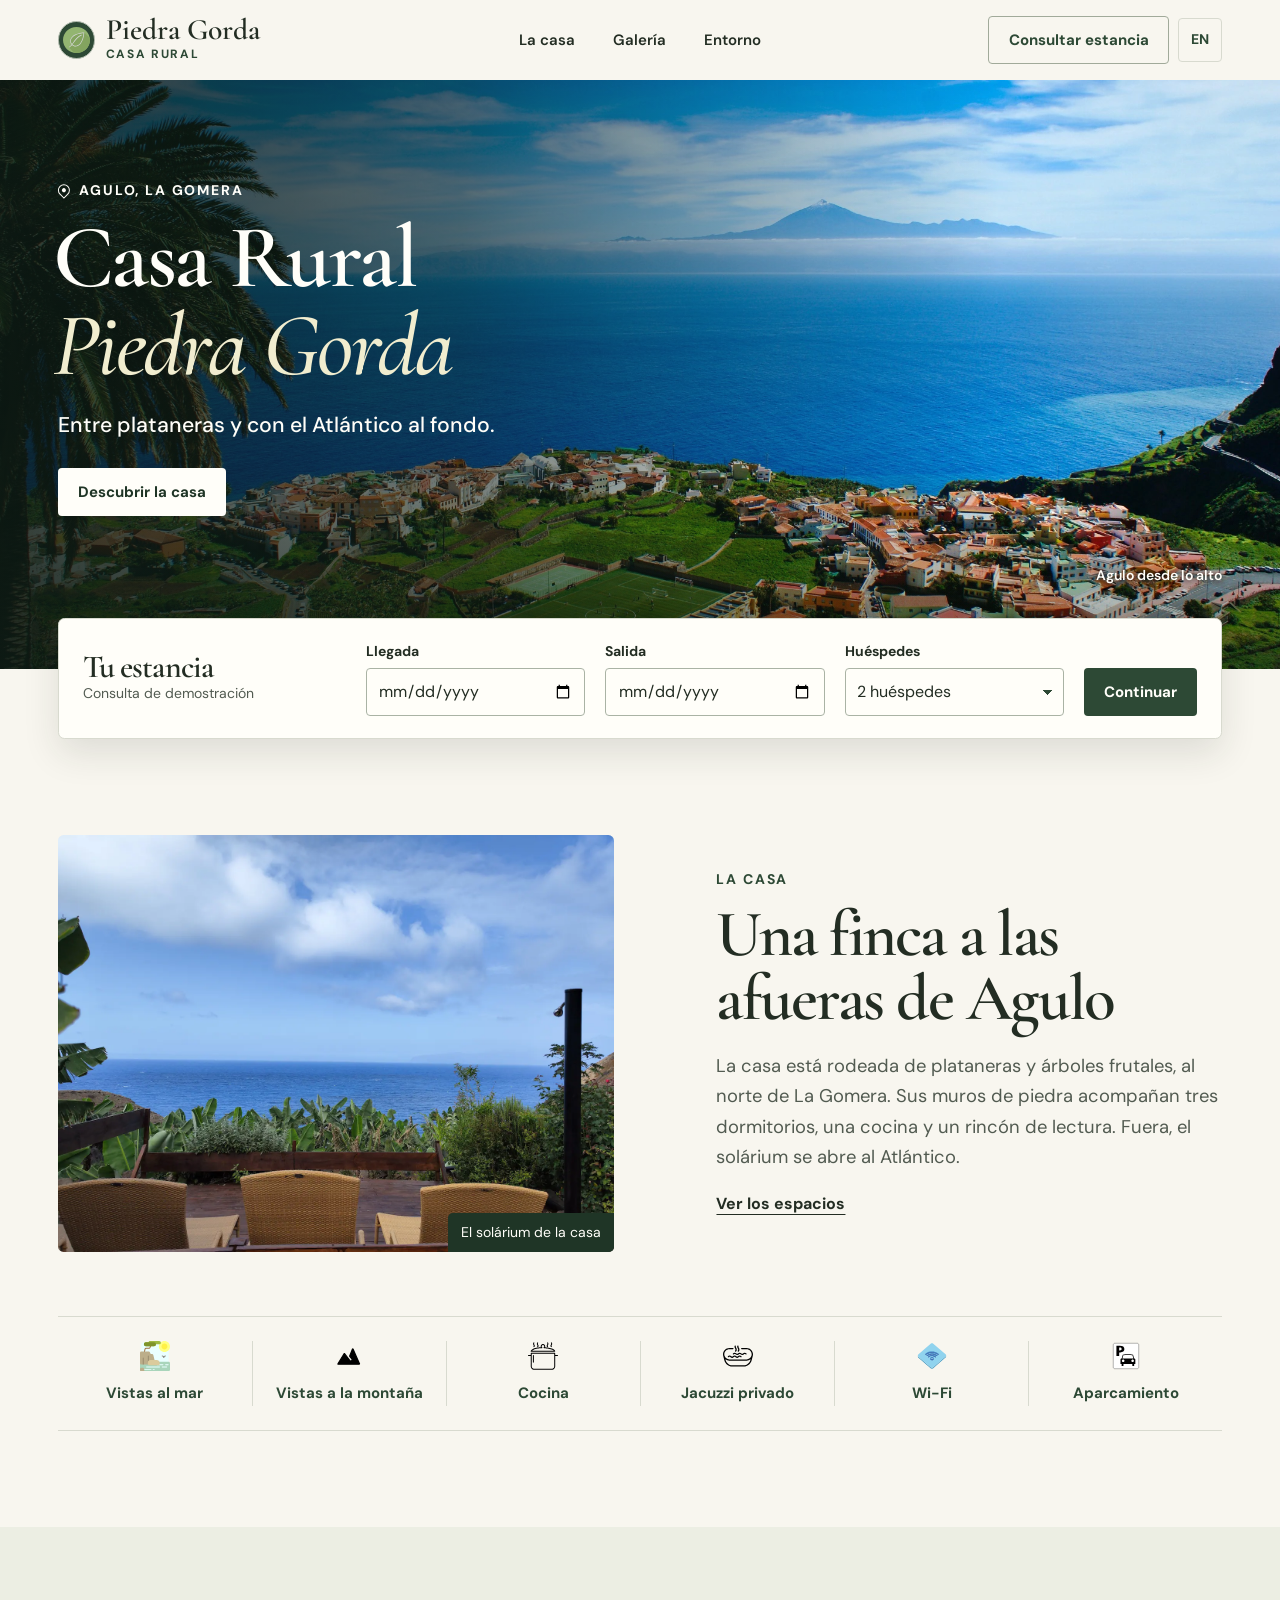
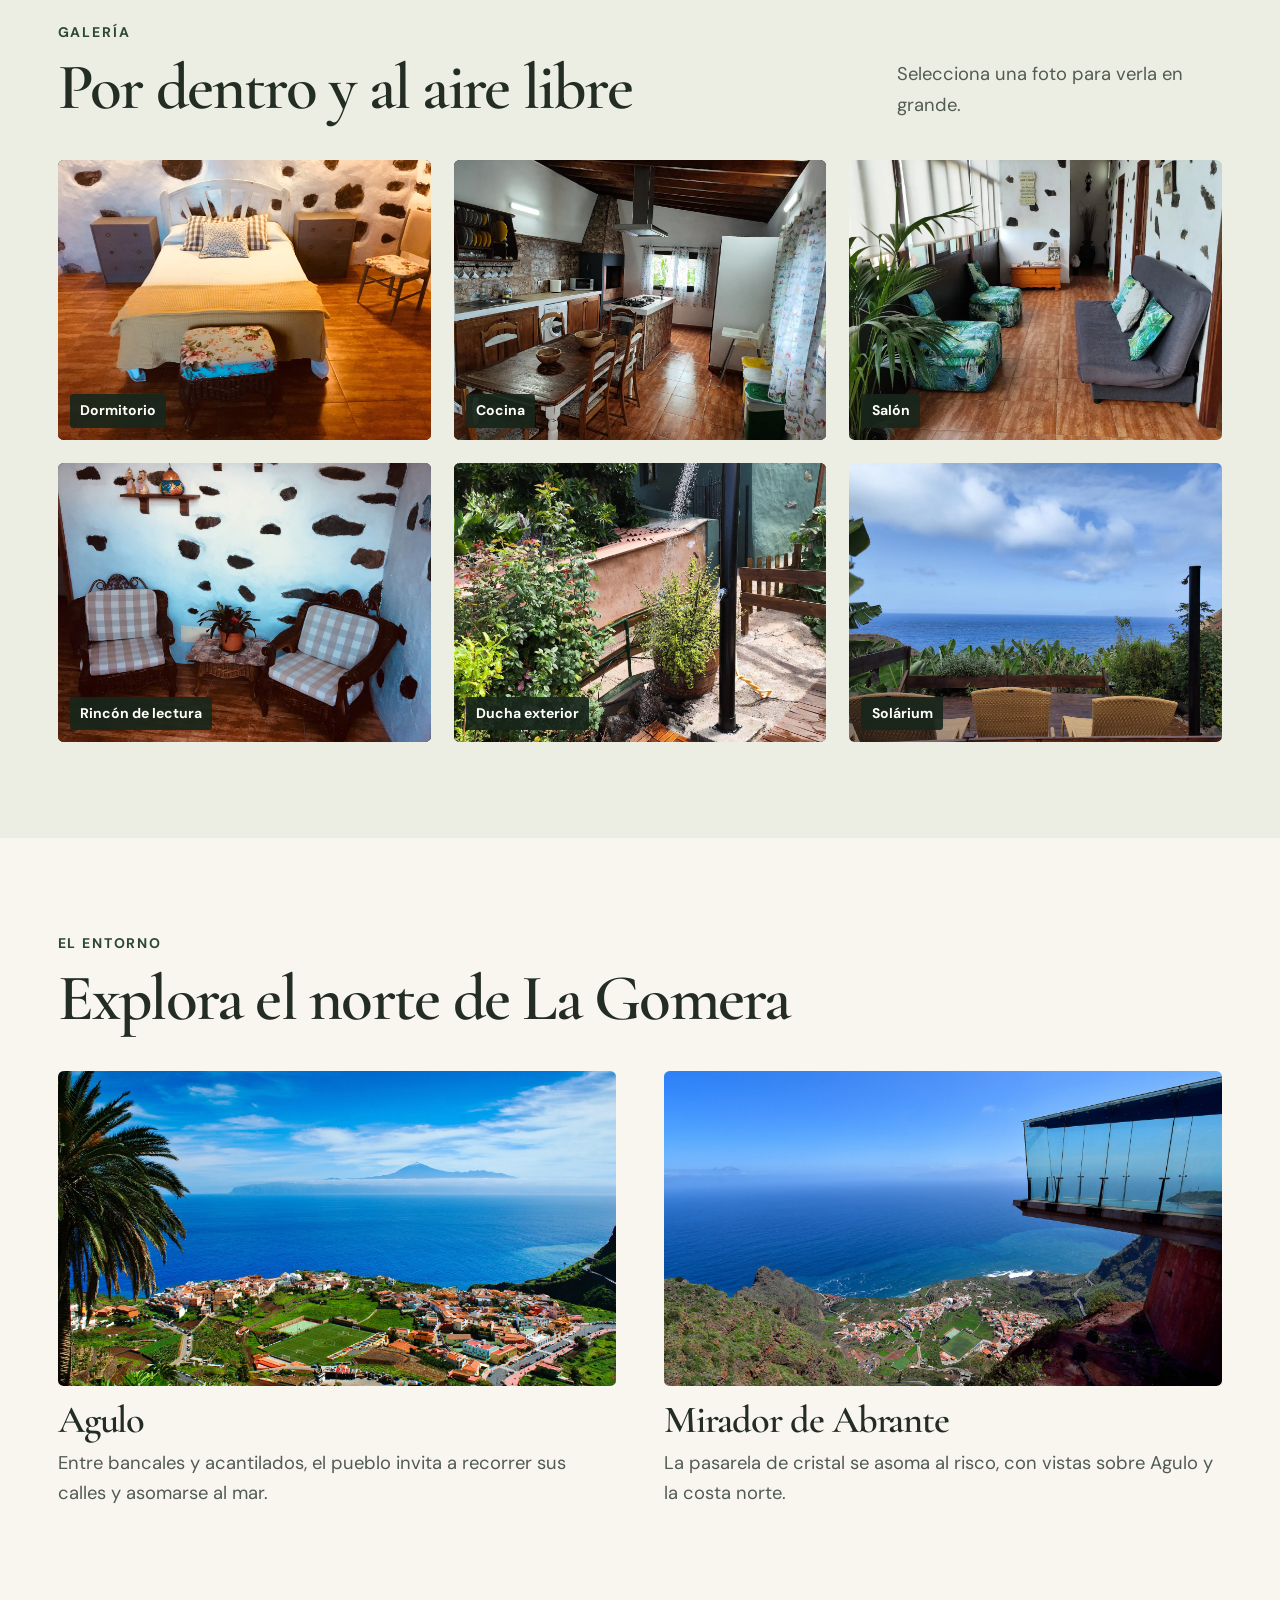
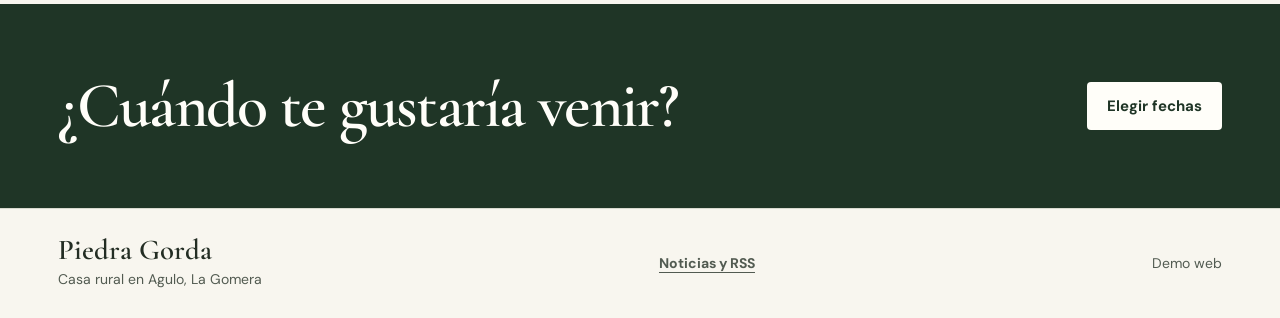
<file: index.html>
<!doctype html>
<html lang="es">
<head>
  <meta charset="utf-8">
  <meta name="viewport" content="width=device-width, initial-scale=1">
  <meta name="description" content="Descubre Casa Rural Piedra Gorda en Agulo, La Gomera. Una casa entre plataneras, con solárium y vistas al Atlántico.">
  <meta name="theme-color" content="#f8f6ef">
  <title>Casa Rural Piedra Gorda · Agulo, La Gomera</title>
  <link rel="icon" href="imagenes/leaf-svgrepo-com.svg" type="image/svg+xml">
  <link rel="stylesheet" href="css/estilos.css">
  <link rel="alternate" type="application/rss+xml" title="Noticias de la demo" href="rss/noticias.xml">
  <script defer src="js/demo.js"></script>
</head>
<body>
  <a class="skip-link" href="#contenido">Saltar al contenido</a>
  <header class="site-header">
    <div class="wrap header-inner">
      <a class="brand" href="index.html" aria-label="Piedra Gorda, inicio">
        <span class="brand-mark" aria-hidden="true"><img src="imagenes/leaf-svgrepo-com.svg" alt="" width="22" height="22"></span>
        <span>Piedra Gorda<small>Casa rural</small></span>
      </a>
      <nav class="main-nav" aria-label="Principal">
        <a href="#la-casa">La casa</a>
        <a href="#galeria">Galería</a>
        <a href="#entorno">Entorno</a>
      </nav>
      <div class="header-actions">
        <a class="button button-outline header-action" href="#estancia">Consultar estancia</a>
        <a class="language-switch" href="en/index.html" hreflang="en" aria-label="Ver en inglés">EN</a>
      </div>
    </div>
  </header>

  <main id="contenido">
    <section class="hero" aria-labelledby="titulo">
      <img class="hero-image" src="imagenes/agulo%20la%20fomera.webp" alt="" width="2124" height="1414" fetchpriority="high">
      <div class="wrap hero-inner">
        <p class="eyebrow hero-location"><span class="location-pin" aria-hidden="true"></span> Agulo, La Gomera</p>
        <h1 id="titulo">Casa Rural<br><em>Piedra Gorda</em></h1>
        <p class="hero-description">Entre plataneras y con el Atlántico al fondo.</p>
        <a class="button button-light" href="#la-casa">Descubrir la casa</a>
      </div>
      <p class="hero-caption">Agulo desde lo alto</p>
    </section>

    <section id="estancia" class="wrap booking-wrap" aria-labelledby="estancia-titulo">
      <form class="booking-bar" action="paginas/reservas.html" method="get" data-stay-form>
        <div class="booking-heading">
          <h2 id="estancia-titulo">Tu estancia</h2>
          <p>Consulta de demostración</p>
        </div>
        <div class="field">
          <label for="llegada">Llegada</label>
          <input id="llegada" name="llegada" type="date" required>
        </div>
        <div class="field">
          <label for="salida">Salida</label>
          <input id="salida" name="salida" type="date" required>
        </div>
        <div class="field">
          <label for="personas">Huéspedes</label>
          <select id="personas" name="personas" required>
            <option value="1">1 huésped</option>
            <option value="2" selected>2 huéspedes</option>
            <option value="3">3 huéspedes</option>
            <option value="4">4 huéspedes</option>
            <option value="5">5 huéspedes</option>
            <option value="6">6 huéspedes</option>
            <option value="7">7 huéspedes</option>
          </select>
        </div>
        <button class="button button-primary" type="submit">Continuar</button>
      </form>
    </section>

    <section class="wrap house section-spacing" id="la-casa" aria-labelledby="casa-titulo">
      <figure class="house-photo">
        <img src="imagenes/Vistas%20desde%20solarium.webp" alt="Mesa del solárium entre vegetación, con vistas al Atlántico" width="1440" height="1080" loading="lazy">
        <figcaption>El solárium de la casa</figcaption>
      </figure>
      <div class="house-copy">
        <p class="eyebrow">La casa</p>
        <h2 id="casa-titulo">Una finca a las afueras de Agulo</h2>
        <p>La casa está rodeada de plataneras y árboles frutales, al norte de La Gomera. Sus muros de piedra acompañan tres dormitorios, una cocina y un rincón de lectura. Fuera, el solárium se abre al Atlántico.</p>
        <a class="text-link" href="#galeria">Ver los espacios</a>
      </div>
      <ul class="amenities" aria-label="Equipamiento y servicios">
        <li><img src="imagenes/rocky-coast-svgrepo-com.svg" alt="" width="30" height="30" loading="lazy">Vistas al mar</li>
        <li><img src="imagenes/mountain-svgrepo-com.svg" alt="" width="30" height="30" loading="lazy">Vistas a la montaña</li>
        <li><img src="imagenes/kitchen-cooker-utensils-svgrepo-com.svg" alt="" width="30" height="30" loading="lazy">Cocina</li>
        <li><img src="imagenes/hot-tub-svgrepo-com.svg" alt="" width="30" height="30" loading="lazy">Jacuzzi privado</li>
        <li><img src="imagenes/wifi-svgrepo-com.svg" alt="" width="30" height="30" loading="lazy">Wi-Fi</li>
        <li><img src="imagenes/parking-svgrepo-com.svg" alt="" width="30" height="30" loading="lazy">Aparcamiento</li>
      </ul>
    </section>

    <section id="galeria" class="gallery section-spacing" aria-labelledby="galeria-titulo">
      <div class="wrap">
        <div class="section-heading">
          <div>
            <p class="eyebrow">Galería</p>
            <h2 id="galeria-titulo">Por dentro y al aire libre</h2>
          </div>
          <p>Selecciona una foto para verla en grande.</p>
        </div>
        <div class="gallery-grid">
          <a class="gallery-tile" href="imagenes/cama.webp" data-gallery-image>
            <img src="imagenes/cama.webp" alt="Cama junto al muro de piedra" width="1440" height="1080" loading="lazy">
            <span>Dormitorio</span>
          </a>
          <a class="gallery-tile" href="imagenes/cocina.webp" data-gallery-image>
            <img src="imagenes/cocina.webp" alt="Cocina con mesa de madera y techo de vigas" width="1440" height="1080" loading="lazy">
            <span>Cocina</span>
          </a>
          <a class="gallery-tile" href="imagenes/vistas%20al%20mar.webp" data-gallery-image>
            <img src="imagenes/vistas%20al%20mar.webp" alt="Salón con ventanales, sofá y plantas" width="1440" height="1440" loading="lazy">
            <span>Salón</span>
          </a>
          <a class="gallery-tile" href="imagenes/Rincon-lectura.webp" data-gallery-image>
            <img src="imagenes/Rincon-lectura.webp" alt="Dos sillones en el rincón de lectura" width="1440" height="1080" loading="lazy">
            <span>Rincón de lectura</span>
          </a>
          <a class="gallery-tile" href="imagenes/ducha%20dolarium.webp" data-gallery-image>
            <img src="imagenes/ducha%20dolarium.webp" alt="Ducha exterior junto al jardín" width="1440" height="1920" loading="lazy">
            <span>Ducha exterior</span>
          </a>
          <a class="gallery-tile" href="imagenes/Vistas%20desde%20solarium.webp" data-gallery-image>
            <img src="imagenes/Vistas%20desde%20solarium.webp" alt="Vistas del mar desde la terraza del solárium" width="1440" height="1080" loading="lazy">
            <span>Solárium</span>
          </a>
        </div>
      </div>
    </section>

    <section id="entorno" class="wrap surroundings section-spacing" aria-labelledby="entorno-titulo">
      <div class="section-heading">
        <div>
          <p class="eyebrow">El entorno</p>
          <h2 id="entorno-titulo">Explora el norte de La Gomera</h2>
        </div>
      </div>
      <div class="destination-grid">
        <article class="destination">
          <img src="imagenes/agulo%20la%20fomera.webp" alt="Casas y cultivos de Agulo junto al océano" width="2124" height="1414" loading="lazy">
          <h3>Agulo</h3>
          <p>Entre bancales y acantilados, el pueblo invita a recorrer sus calles y asomarse al mar.</p>
        </article>
        <article class="destination">
          <img src="imagenes/spanien-la-gomera-mirador-de-abrante.jpeg" alt="Pasarela acristalada del Mirador de Abrante sobre Agulo" width="1920" height="1280" loading="lazy">
          <h3>Mirador de Abrante</h3>
          <p>La pasarela de cristal se asoma al risco, con vistas sobre Agulo y la costa norte.</p>
        </article>
      </div>
    </section>

    <section class="closing" aria-labelledby="cierre-titulo">
      <div class="wrap closing-inner">
        <h2 id="cierre-titulo">¿Cuándo te gustaría venir?</h2>
        <a class="button button-light" href="#estancia">Elegir fechas</a>
      </div>
    </section>
  </main>

  <footer class="site-footer">
    <div class="wrap footer-inner">
      <div><a class="footer-brand" href="index.html">Piedra Gorda</a><p>Casa rural en Agulo, La Gomera</p></div>
      <a class="text-link" href="paginas/rss.html">Noticias y RSS</a>
      <p>Demo web</p>
    </div>
  </footer>

  <dialog class="gallery-dialog" aria-labelledby="foto-titulo" data-gallery-dialog>
    <div class="dialog-heading">
      <h2 id="foto-titulo"></h2>
      <button type="button" class="button button-outline" data-close-photo>Cerrar</button>
    </div>
    <img data-active-photo alt="">
    <div class="dialog-controls">
      <button class="button button-outline" type="button" data-previous-photo>Anterior</button>
      <p data-photo-position aria-live="polite"></p>
      <button class="button button-outline" type="button" data-next-photo>Siguiente</button>
    </div>
  </dialog>
</body>
</html>
</file>
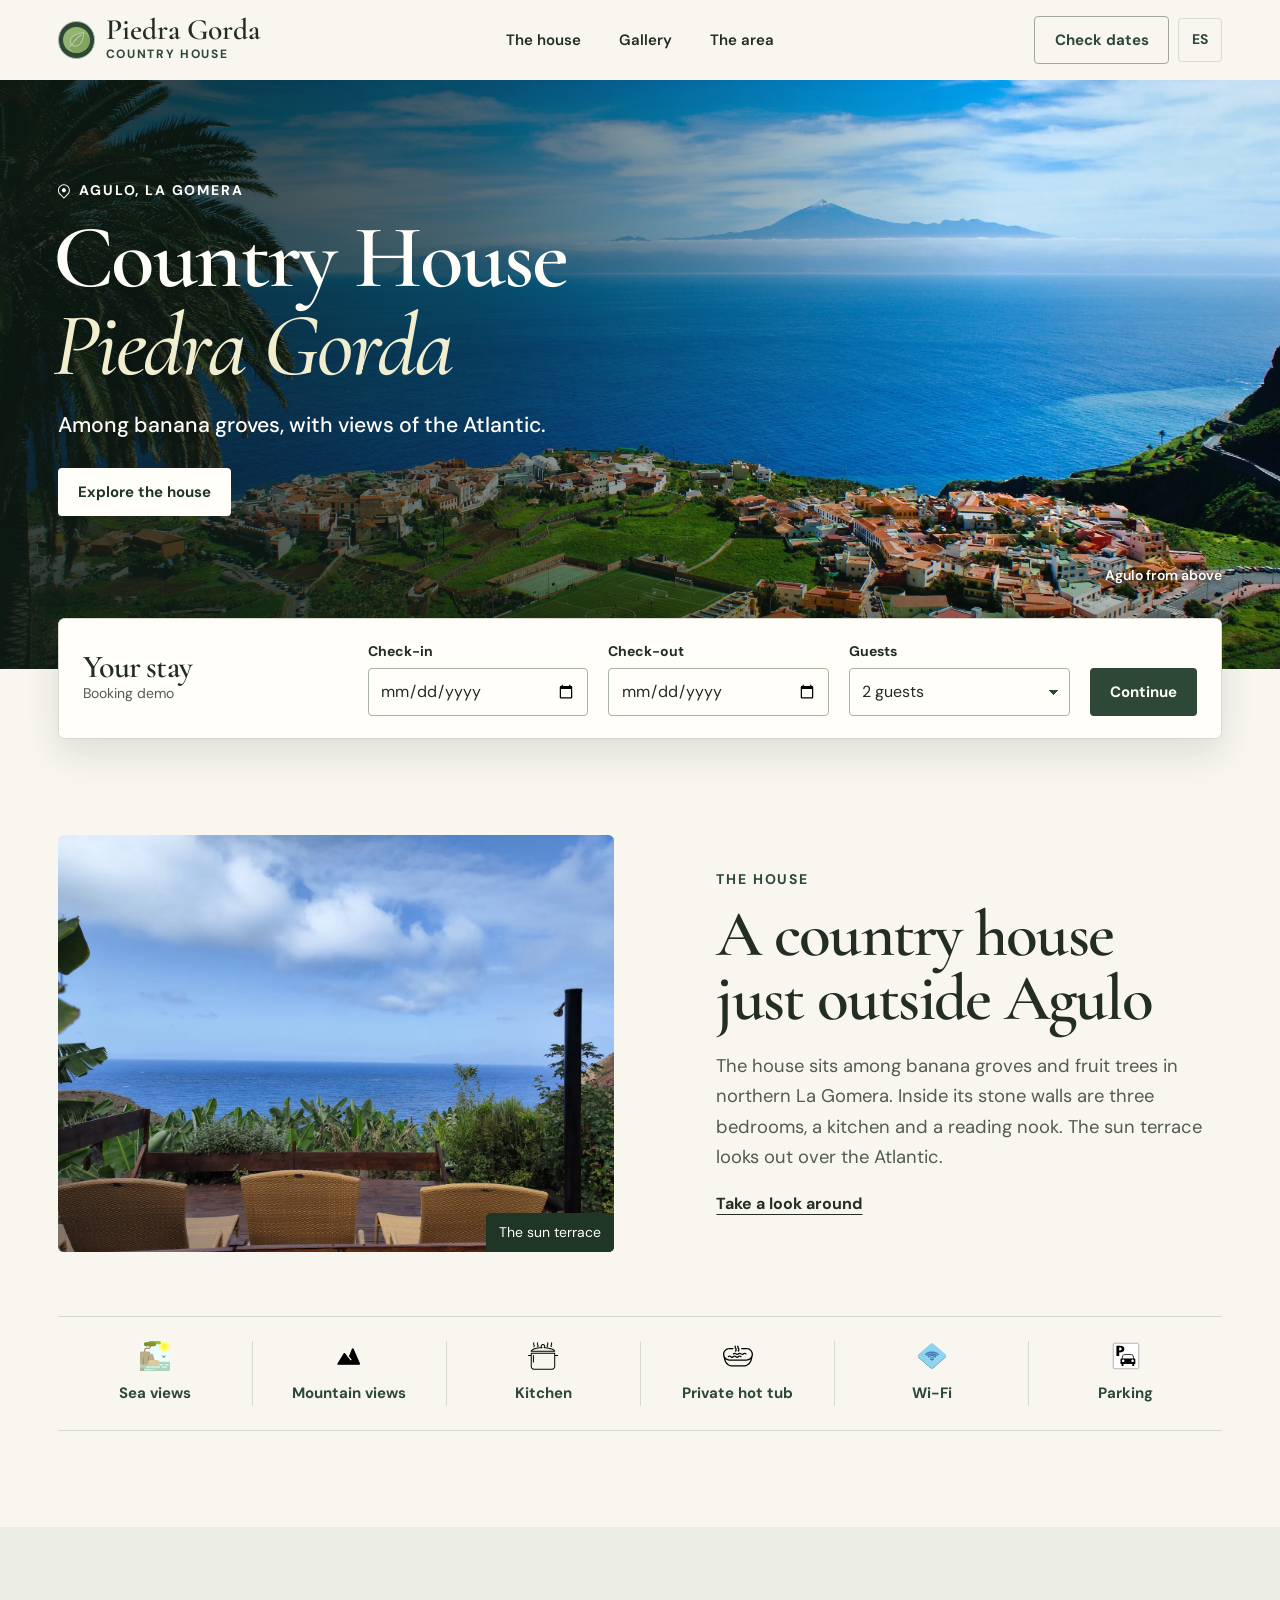
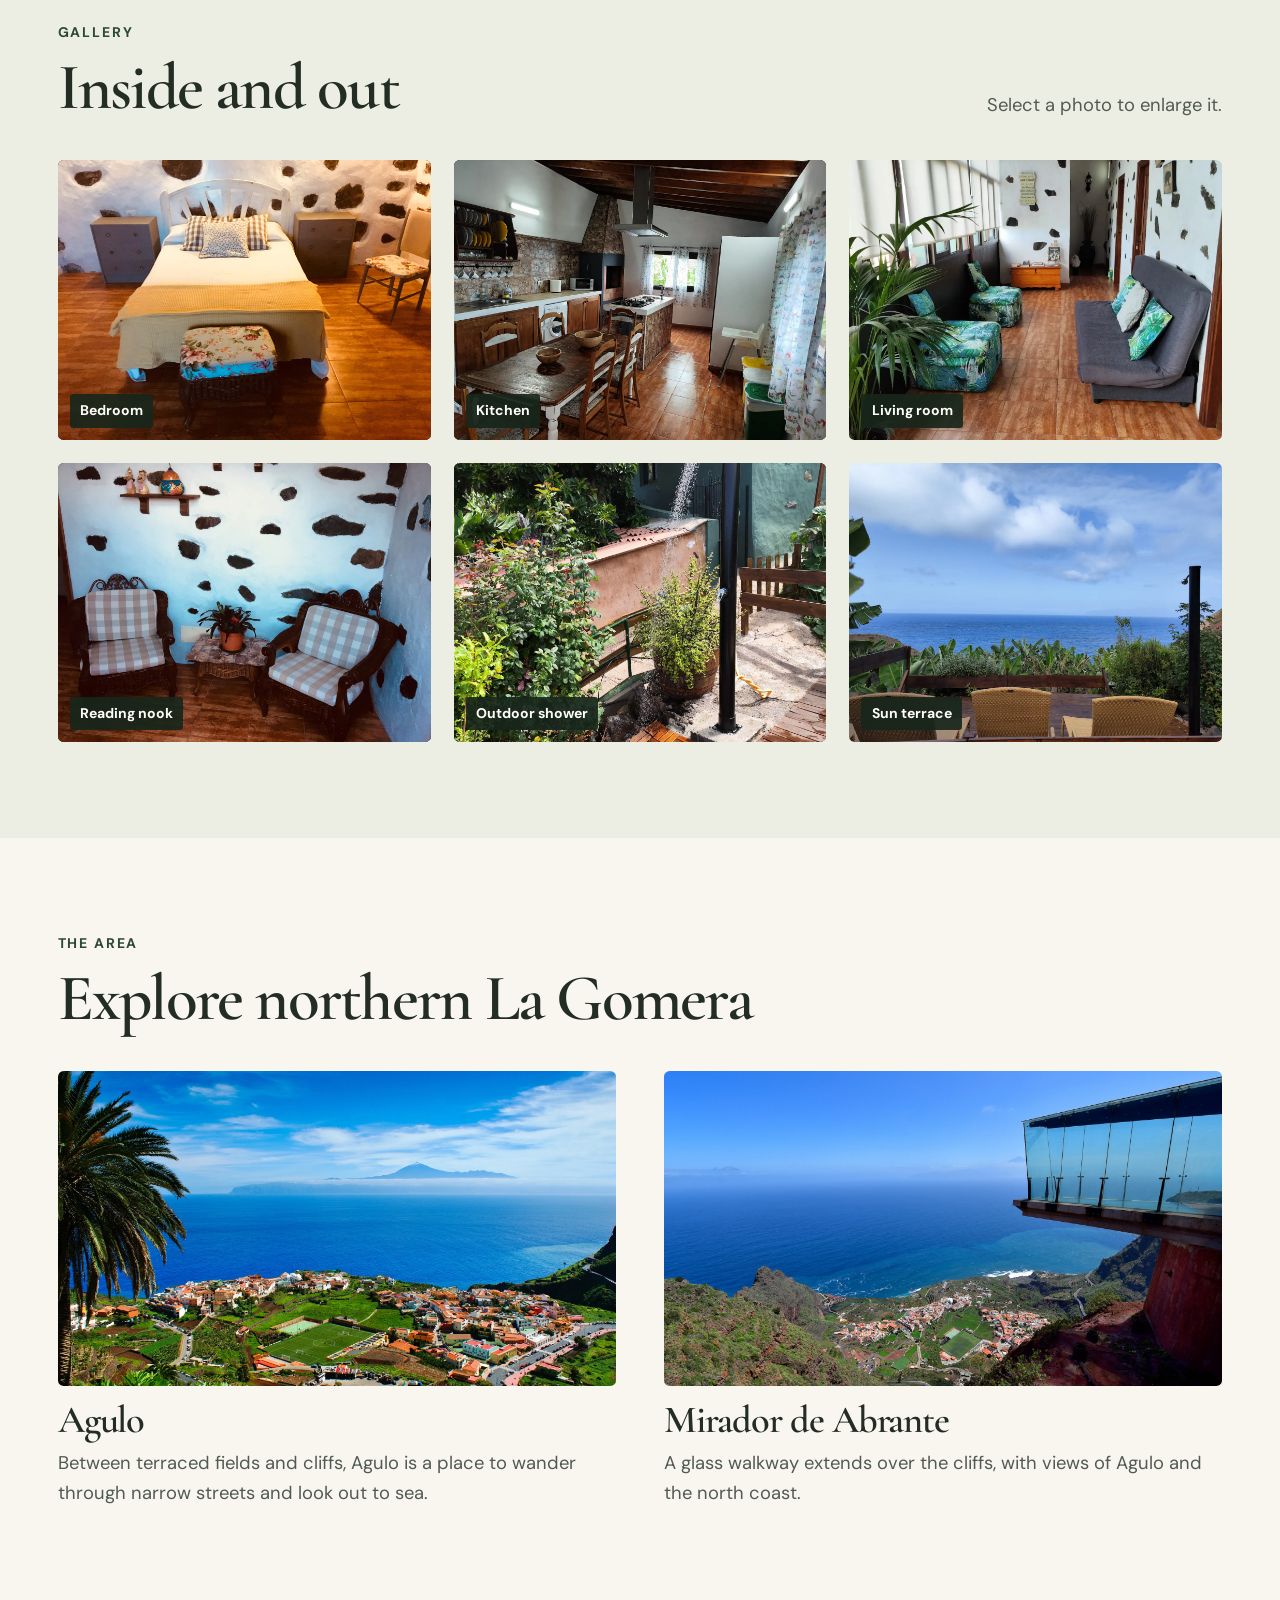
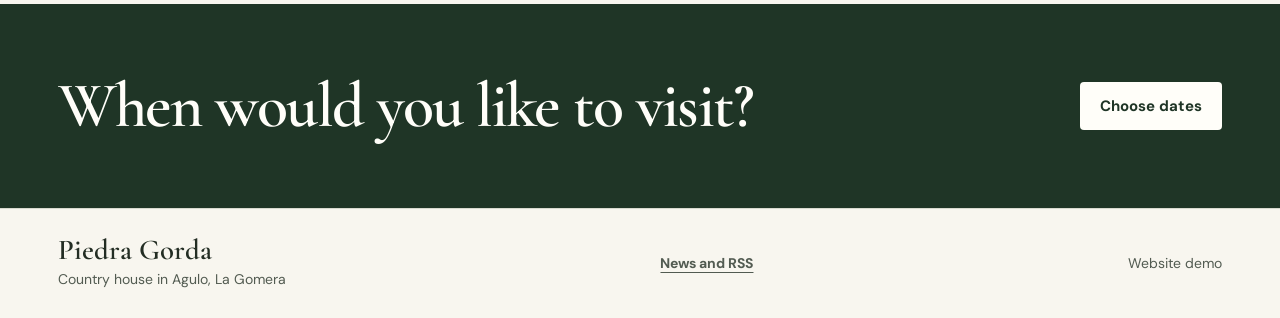
<file: en/index.html>
<!doctype html>
<html lang="en">
<head>
  <meta charset="utf-8">
  <meta name="viewport" content="width=device-width, initial-scale=1">
  <meta name="description" content="Discover Casa Rural Piedra Gorda in Agulo, La Gomera. A country house among banana groves with a sun terrace overlooking the Atlantic.">
  <meta name="theme-color" content="#f8f6ef">
  <title>Casa Rural Piedra Gorda · Agulo, La Gomera</title>
  <link rel="icon" href="../imagenes/leaf-svgrepo-com.svg" type="image/svg+xml">
  <link rel="stylesheet" href="../css/estilos.css">
  <link rel="alternate" type="application/rss+xml" title="Demo news" href="rss/news.xml">
  <script defer src="../js/demo.js"></script>
</head>
<body>
  <a class="skip-link" href="#contenido">Skip to content</a>
  <header class="site-header">
    <div class="wrap header-inner">
      <a class="brand" href="index.html" aria-label="Piedra Gorda, home">
        <span class="brand-mark" aria-hidden="true"><img src="../imagenes/leaf-svgrepo-com.svg" alt="" width="22" height="22"></span>
        <span>Piedra Gorda<small>Country house</small></span>
      </a>
      <nav class="main-nav" aria-label="Main">
        <a href="#la-casa">The house</a>
        <a href="#galeria">Gallery</a>
        <a href="#entorno">The area</a>
      </nav>
      <div class="header-actions">
        <a class="button button-outline header-action" href="#estancia">Check dates</a>
        <a class="language-switch" href="../index.html" hreflang="es" aria-label="View in Spanish">ES</a>
      </div>
    </div>
  </header>

  <main id="contenido">
    <section class="hero" aria-labelledby="titulo">
      <img class="hero-image" src="../imagenes/agulo%20la%20fomera.webp" alt="" width="2124" height="1414" fetchpriority="high">
      <div class="wrap hero-inner">
        <p class="eyebrow hero-location"><span class="location-pin" aria-hidden="true"></span> Agulo, La Gomera</p>
        <h1 id="titulo">Country House<br><em>Piedra Gorda</em></h1>
        <p class="hero-description">Among banana groves, with views of the Atlantic.</p>
        <a class="button button-light" href="#la-casa">Explore the house</a>
      </div>
      <p class="hero-caption">Agulo from above</p>
    </section>

    <section id="estancia" class="wrap booking-wrap" aria-labelledby="estancia-titulo">
      <form class="booking-bar" action="stay.html" method="get" data-stay-form>
        <div class="booking-heading">
          <h2 id="estancia-titulo">Your stay</h2>
          <p>Booking demo</p>
        </div>
        <div class="field">
          <label for="llegada">Check-in</label>
          <input id="llegada" name="llegada" type="date" required>
        </div>
        <div class="field">
          <label for="salida">Check-out</label>
          <input id="salida" name="salida" type="date" required>
        </div>
        <div class="field">
          <label for="personas">Guests</label>
          <select id="personas" name="personas" required>
            <option value="1">1 guest</option>
            <option value="2" selected>2 guests</option>
            <option value="3">3 guests</option>
            <option value="4">4 guests</option>
            <option value="5">5 guests</option>
            <option value="6">6 guests</option>
            <option value="7">7 guests</option>
          </select>
        </div>
        <button class="button button-primary" type="submit">Continue</button>
      </form>
    </section>

    <section class="wrap house section-spacing" id="la-casa" aria-labelledby="casa-titulo">
      <figure class="house-photo">
        <img src="../imagenes/Vistas%20desde%20solarium.webp" alt="A table on the sun terrace among plants, overlooking the Atlantic" width="1440" height="1080" loading="lazy">
        <figcaption>The sun terrace</figcaption>
      </figure>
      <div class="house-copy">
        <p class="eyebrow">The house</p>
        <h2 id="casa-titulo">A country house just outside Agulo</h2>
        <p>The house sits among banana groves and fruit trees in northern La Gomera. Inside its stone walls are three bedrooms, a kitchen and a reading nook. The sun terrace looks out over the Atlantic.</p>
        <a class="text-link" href="#galeria">Take a look around</a>
      </div>
      <ul class="amenities" aria-label="Amenities">
        <li><img src="../imagenes/rocky-coast-svgrepo-com.svg" alt="" width="30" height="30" loading="lazy">Sea views</li>
        <li><img src="../imagenes/mountain-svgrepo-com.svg" alt="" width="30" height="30" loading="lazy">Mountain views</li>
        <li><img src="../imagenes/kitchen-cooker-utensils-svgrepo-com.svg" alt="" width="30" height="30" loading="lazy">Kitchen</li>
        <li><img src="../imagenes/hot-tub-svgrepo-com.svg" alt="" width="30" height="30" loading="lazy">Private hot tub</li>
        <li><img src="../imagenes/wifi-svgrepo-com.svg" alt="" width="30" height="30" loading="lazy">Wi-Fi</li>
        <li><img src="../imagenes/parking-svgrepo-com.svg" alt="" width="30" height="30" loading="lazy">Parking</li>
      </ul>
    </section>

    <section id="galeria" class="gallery section-spacing" aria-labelledby="galeria-titulo">
      <div class="wrap">
        <div class="section-heading">
          <div>
            <p class="eyebrow">Gallery</p>
            <h2 id="galeria-titulo">Inside and out</h2>
          </div>
          <p>Select a photo to enlarge it.</p>
        </div>
        <div class="gallery-grid">
          <a class="gallery-tile" href="../imagenes/cama.webp" data-gallery-image>
            <img src="../imagenes/cama.webp" alt="Bed against an exposed stone wall" width="1440" height="1080" loading="lazy">
            <span>Bedroom</span>
          </a>
          <a class="gallery-tile" href="../imagenes/cocina.webp" data-gallery-image>
            <img src="../imagenes/cocina.webp" alt="Kitchen with a wooden table and exposed ceiling beams" width="1440" height="1080" loading="lazy">
            <span>Kitchen</span>
          </a>
          <a class="gallery-tile" href="../imagenes/vistas%20al%20mar.webp" data-gallery-image>
            <img src="../imagenes/vistas%20al%20mar.webp" alt="Living room with large windows, a sofa and plants" width="1440" height="1440" loading="lazy">
            <span>Living room</span>
          </a>
          <a class="gallery-tile" href="../imagenes/Rincon-lectura.webp" data-gallery-image>
            <img src="../imagenes/Rincon-lectura.webp" alt="Two armchairs in the reading nook" width="1440" height="1080" loading="lazy">
            <span>Reading nook</span>
          </a>
          <a class="gallery-tile" href="../imagenes/ducha%20dolarium.webp" data-gallery-image>
            <img src="../imagenes/ducha%20dolarium.webp" alt="Outdoor shower beside the garden" width="1440" height="1920" loading="lazy">
            <span>Outdoor shower</span>
          </a>
          <a class="gallery-tile" href="../imagenes/Vistas%20desde%20solarium.webp" data-gallery-image>
            <img src="../imagenes/Vistas%20desde%20solarium.webp" alt="Ocean view from the sun terrace" width="1440" height="1080" loading="lazy">
            <span>Sun terrace</span>
          </a>
        </div>
      </div>
    </section>

    <section id="entorno" class="wrap surroundings section-spacing" aria-labelledby="entorno-titulo">
      <div class="section-heading">
        <div>
          <p class="eyebrow">The area</p>
          <h2 id="entorno-titulo">Explore northern La Gomera</h2>
        </div>
      </div>
      <div class="destination-grid">
        <article class="destination">
          <img src="../imagenes/agulo%20la%20fomera.webp" alt="Agulo’s houses and fields beside the ocean" width="2124" height="1414" loading="lazy">
          <h3>Agulo</h3>
          <p>Between terraced fields and cliffs, Agulo is a place to wander through narrow streets and look out to sea.</p>
        </article>
        <article class="destination">
          <img src="../imagenes/spanien-la-gomera-mirador-de-abrante.jpeg" alt="The glass walkway at the Mirador de Abrante viewpoint above Agulo" width="1920" height="1280" loading="lazy">
          <h3>Mirador de Abrante</h3>
          <p>A glass walkway extends over the cliffs, with views of Agulo and the north coast.</p>
        </article>
      </div>
    </section>

    <section class="closing" aria-labelledby="cierre-titulo">
      <div class="wrap closing-inner">
        <h2 id="cierre-titulo">When would you like to visit?</h2>
        <a class="button button-light" href="#estancia">Choose dates</a>
      </div>
    </section>
  </main>

  <footer class="site-footer">
    <div class="wrap footer-inner">
      <div><a class="footer-brand" href="index.html">Piedra Gorda</a><p>Country house in Agulo, La Gomera</p></div>
      <a class="text-link" href="news.html">News and RSS</a>
      <p>Website demo</p>
    </div>
  </footer>

  <dialog class="gallery-dialog" aria-labelledby="foto-titulo" data-gallery-dialog>
    <div class="dialog-heading">
      <h2 id="foto-titulo"></h2>
      <button type="button" class="button button-outline" data-close-photo>Close</button>
    </div>
    <img data-active-photo alt="">
    <div class="dialog-controls">
      <button class="button button-outline" type="button" data-previous-photo>Previous</button>
      <p data-photo-position aria-live="polite"></p>
      <button class="button button-outline" type="button" data-next-photo>Next</button>
    </div>
  </dialog>
</body>
</html>
</file>
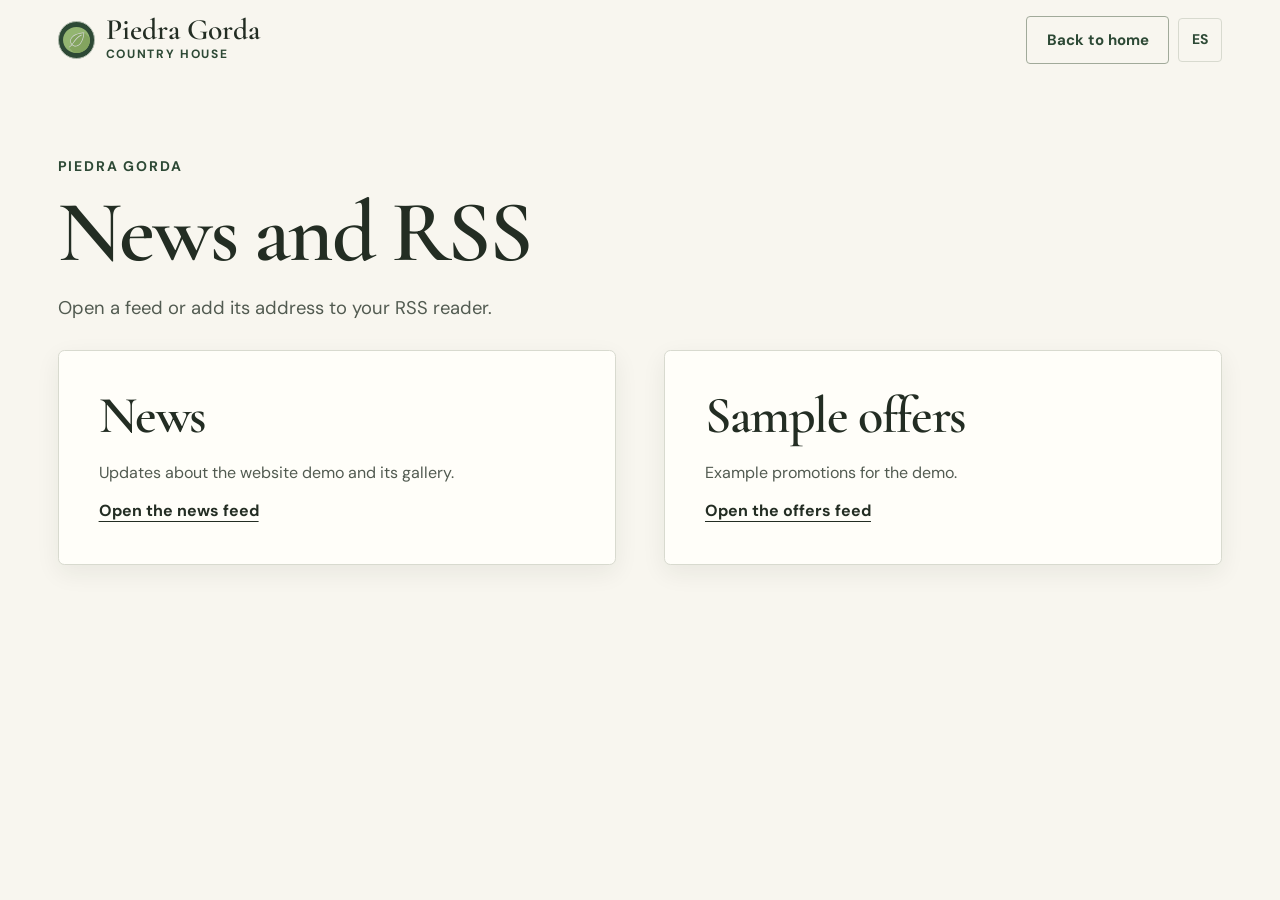
<file: en/news.html>
<!doctype html>
<html lang="en">
<head>
  <meta charset="utf-8">
  <meta name="viewport" content="width=device-width, initial-scale=1">
  <meta name="theme-color" content="#f8f6ef">
  <title>News and RSS · Casa Rural Piedra Gorda</title>
  <link rel="icon" href="../imagenes/leaf-svgrepo-com.svg" type="image/svg+xml">
  <link rel="stylesheet" href="../css/estilos.css">
  <link rel="alternate" type="application/rss+xml" title="Demo news" href="rss/news.xml">
  <link rel="alternate" type="application/rss+xml" title="Sample offers" href="rss/offers.xml">
</head>
<body>
  <a class="skip-link" href="#contenido">Skip to content</a>
  <header class="site-header">
    <div class="wrap header-inner secondary-header">
      <a class="brand" href="index.html" aria-label="Piedra Gorda, home">
        <span class="brand-mark" aria-hidden="true"><img src="../imagenes/leaf-svgrepo-com.svg" alt="" width="22" height="22"></span>
        <span>Piedra Gorda<small>Country house</small></span>
      </a>
      <div class="header-actions">
        <a class="button button-outline header-action" href="index.html">Back to home</a>
        <a class="language-switch" href="../paginas/rss.html" hreflang="es" aria-label="View in Spanish">ES</a>
      </div>
    </div>
  </header>
  <main id="contenido" class="wrap secondary-main">
    <div class="page-intro">
      <p class="eyebrow">Piedra Gorda</p>
      <h1>News and RSS</h1>
      <p>Open a feed or add its address to your RSS reader.</p>
    </div>
    <div class="feed-grid">
      <article class="reservation-card">
        <h2>News</h2>
        <p>Updates about the website demo and its gallery.</p>
        <a class="text-link" href="rss/news.xml">Open the news feed</a>
      </article>
      <article class="reservation-card">
        <h2>Sample offers</h2>
        <p>Example promotions for the demo.</p>
        <a class="text-link" href="rss/offers.xml">Open the offers feed</a>
      </article>
    </div>
  </main>
</body>
</html>
</file>
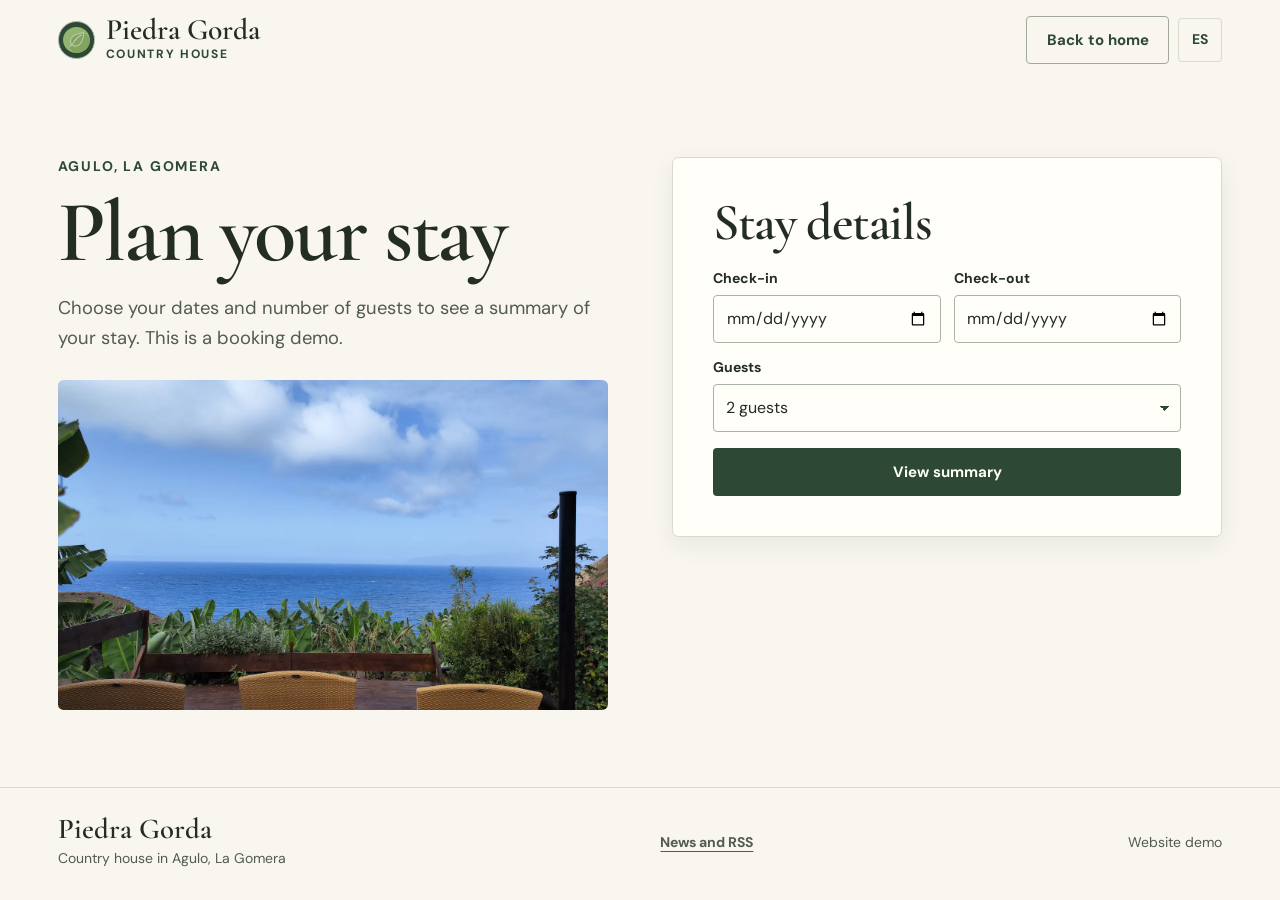
<file: en/stay.html>
<!doctype html>
<html lang="en">
<head>
  <meta charset="utf-8">
  <meta name="viewport" content="width=device-width, initial-scale=1">
  <meta name="description" content="Try the booking demo for Casa Rural Piedra Gorda.">
  <meta name="theme-color" content="#f8f6ef">
  <title>Plan your stay · Casa Rural Piedra Gorda</title>
  <link rel="icon" href="../imagenes/leaf-svgrepo-com.svg" type="image/svg+xml">
  <link rel="stylesheet" href="../css/estilos.css">
  <script defer src="../js/demo.js"></script>
</head>
<body>
  <a class="skip-link" href="#contenido">Skip to content</a>
  <header class="site-header">
    <div class="wrap header-inner secondary-header">
      <a class="brand" href="index.html" aria-label="Piedra Gorda, home">
        <span class="brand-mark" aria-hidden="true"><img src="../imagenes/leaf-svgrepo-com.svg" alt="" width="22" height="22"></span>
        <span>Piedra Gorda<small>Country house</small></span>
      </a>
      <div class="header-actions">
        <a class="button button-outline header-action" href="index.html">Back to home</a>
        <a class="language-switch" href="../paginas/reservas.html" hreflang="es" aria-label="View in Spanish" data-stay-language>ES</a>
      </div>
    </div>
  </header>

  <main id="contenido" class="wrap secondary-main">
    <div class="reservation-layout">
      <div class="page-intro">
        <p class="eyebrow">Agulo, La Gomera</p>
        <h1>Plan your stay</h1>
        <p>Choose your dates and number of guests to see a summary of your stay. This is a booking demo.</p>
        <img src="../imagenes/Vistas%20desde%20solarium.webp" alt="Sea view from the Piedra Gorda sun terrace" width="1440" height="1080">
      </div>
      <section class="reservation-card" aria-labelledby="datos-titulo">
        <h2 id="datos-titulo">Stay details</h2>
        <form class="reservation-form" data-stay-form data-reservation>
          <div class="field">
            <label for="llegada">Check-in</label>
            <input id="llegada" name="llegada" type="date" required>
          </div>
          <div class="field">
            <label for="salida">Check-out</label>
            <input id="salida" name="salida" type="date" required>
          </div>
          <div class="field guest-field">
            <label for="personas">Guests</label>
            <select id="personas" name="personas" required>
              <option value="1">1 guest</option>
              <option value="2" selected>2 guests</option>
              <option value="3">3 guests</option>
              <option value="4">4 guests</option>
              <option value="5">5 guests</option>
              <option value="6">6 guests</option>
              <option value="7">7 guests</option>
            </select>
          </div>
          <button class="button button-primary" type="submit">View summary</button>
        </form>
        <noscript><p>Enable JavaScript to view your stay summary.</p></noscript>
        <section class="reservation-result" data-reservation-result hidden aria-labelledby="resumen-titulo">
          <h3 id="resumen-titulo" tabindex="-1">Stay summary</h3>
          <dl>
            <div><dt>Check-in</dt><dd data-arrival></dd></div>
            <div><dt>Check-out</dt><dd data-departure></dd></div>
            <div><dt>Duration</dt><dd data-nights></dd></div>
            <div><dt>Guests</dt><dd data-guests></dd></div>
          </dl>
          <p>Booking demo complete.</p>
        </section>
      </section>
    </div>
  </main>

  <footer class="site-footer">
    <div class="wrap footer-inner">
      <div><a class="footer-brand" href="index.html">Piedra Gorda</a><p>Country house in Agulo, La Gomera</p></div>
      <a class="text-link" href="news.html">News and RSS</a>
      <p>Website demo</p>
    </div>
  </footer>
</body>
</html>
</file>
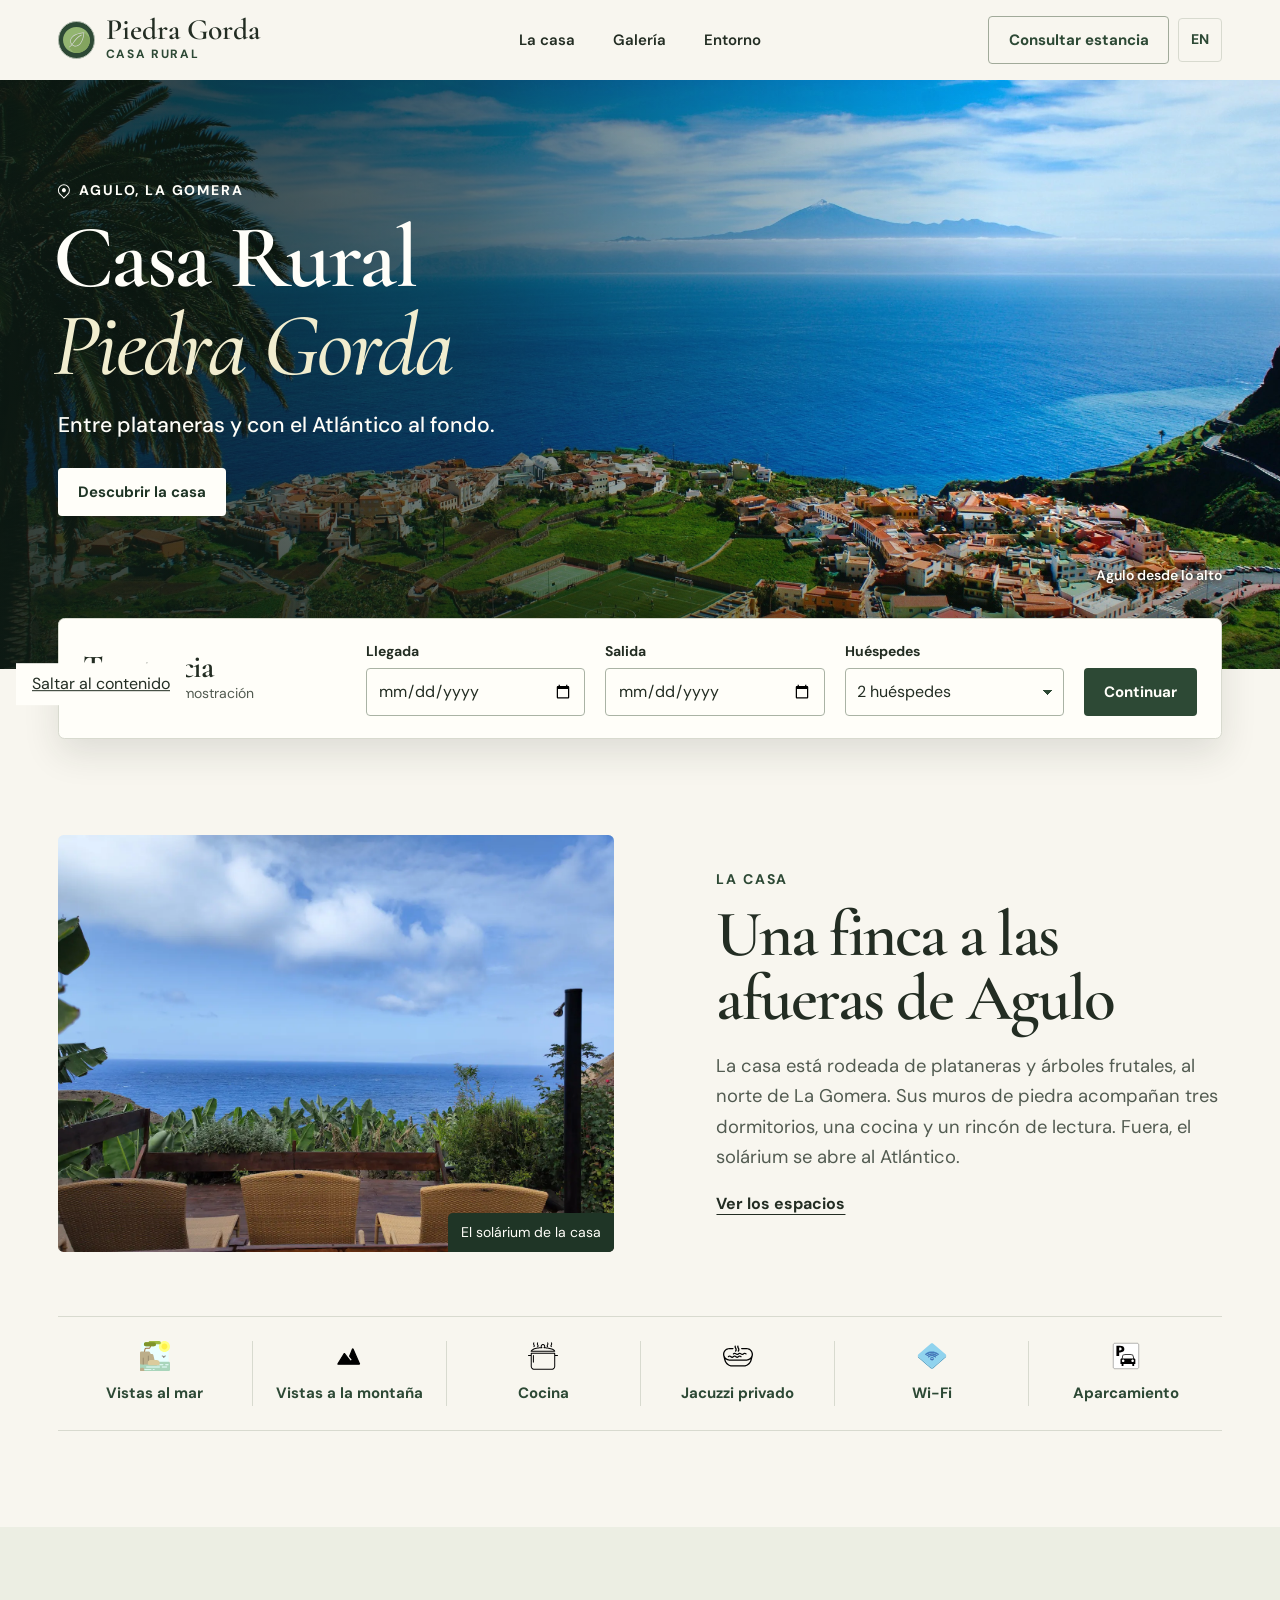
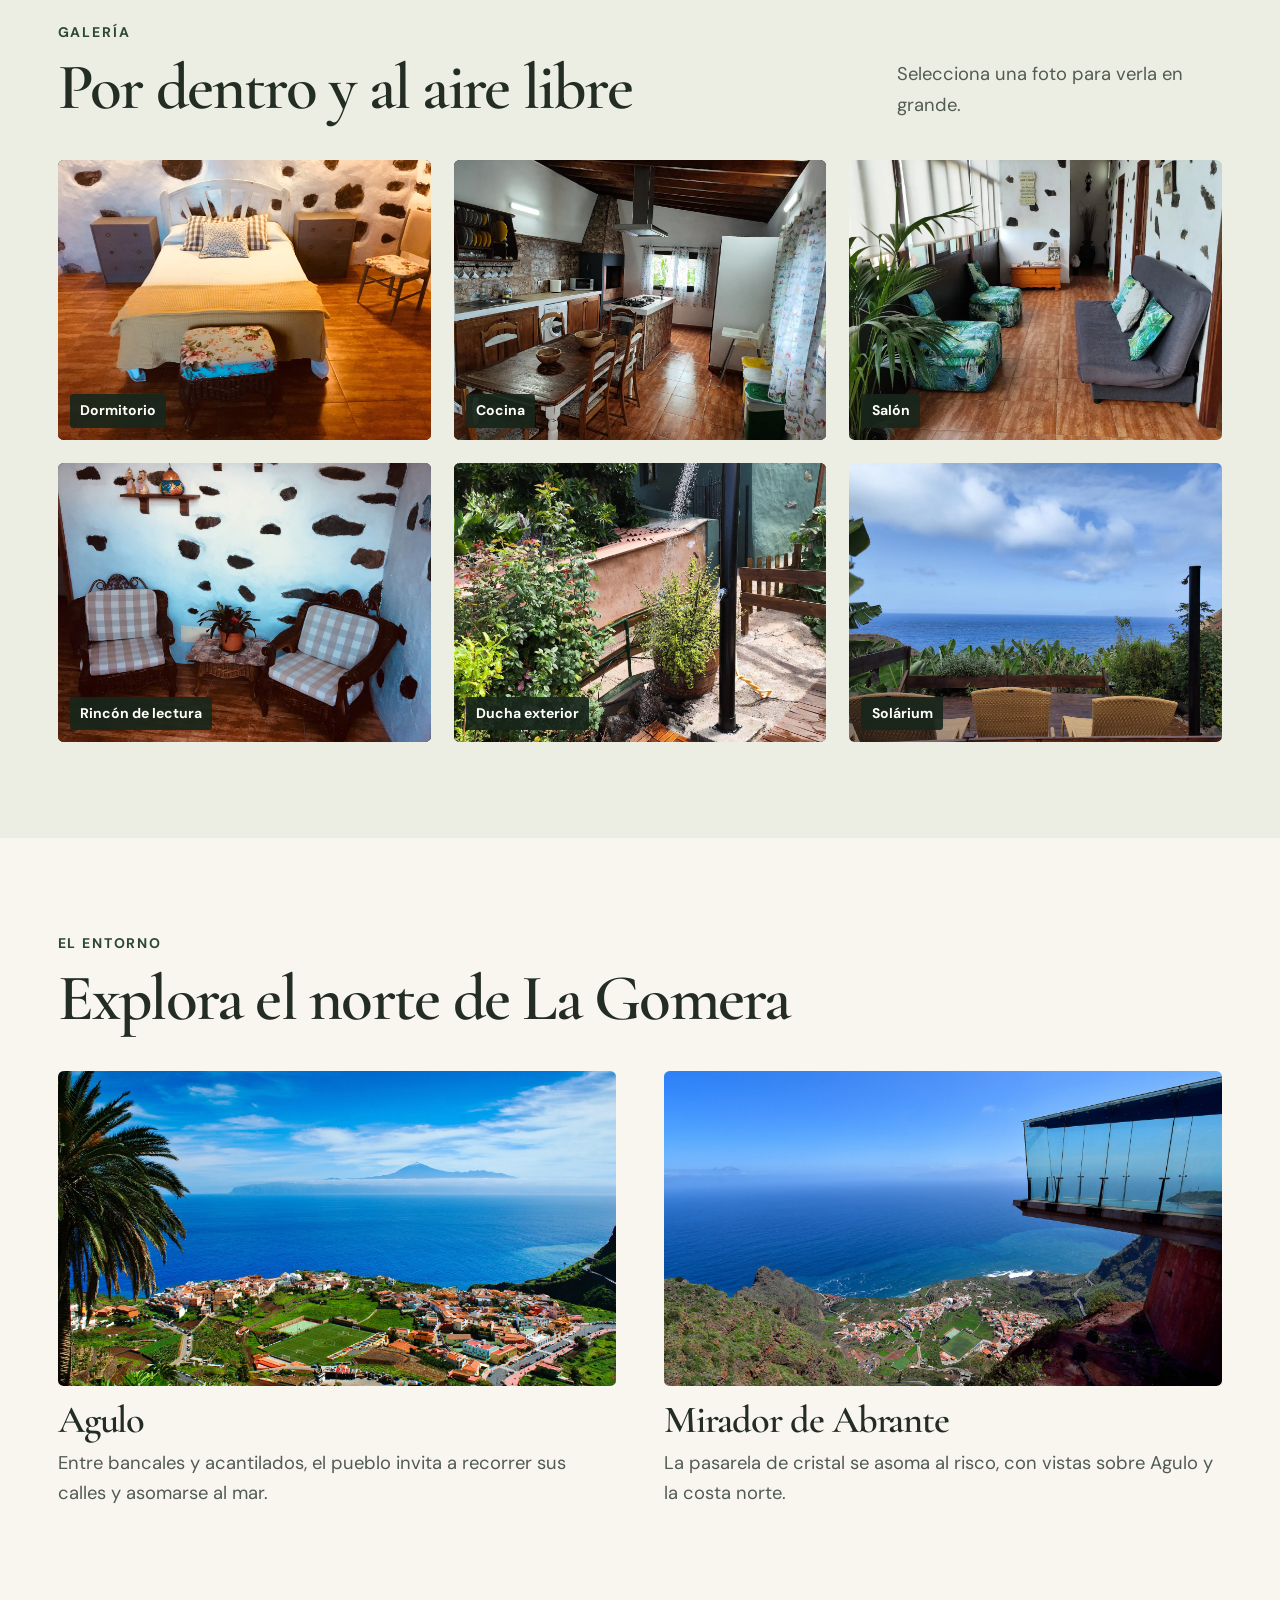
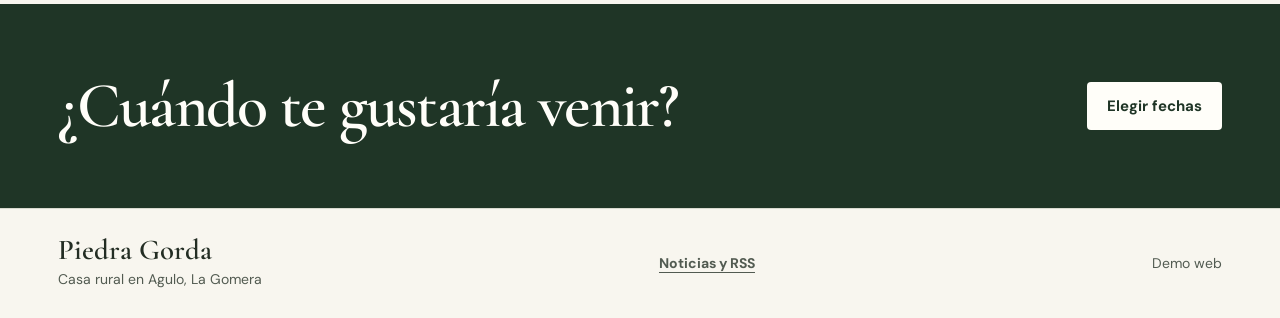
<file: paginas/alojamientos.html>
<!doctype html>
<html lang="es">
<head>
  <meta charset="utf-8">
  <meta name="viewport" content="width=device-width, initial-scale=1">
  <meta http-equiv="refresh" content="0; url=../index.html#la-casa">
  <title>La casa · Casa Rural Piedra Gorda</title>
  <link rel="stylesheet" href="../css/estilos.css">
</head>
<body>
  <main class="wrap secondary-main">
    <h1>Casa Rural Piedra Gorda</h1>
    <p><a class="text-link" href="../index.html#la-casa">Ver el alojamiento</a></p>
  </main>
</body>
</html>
</file>
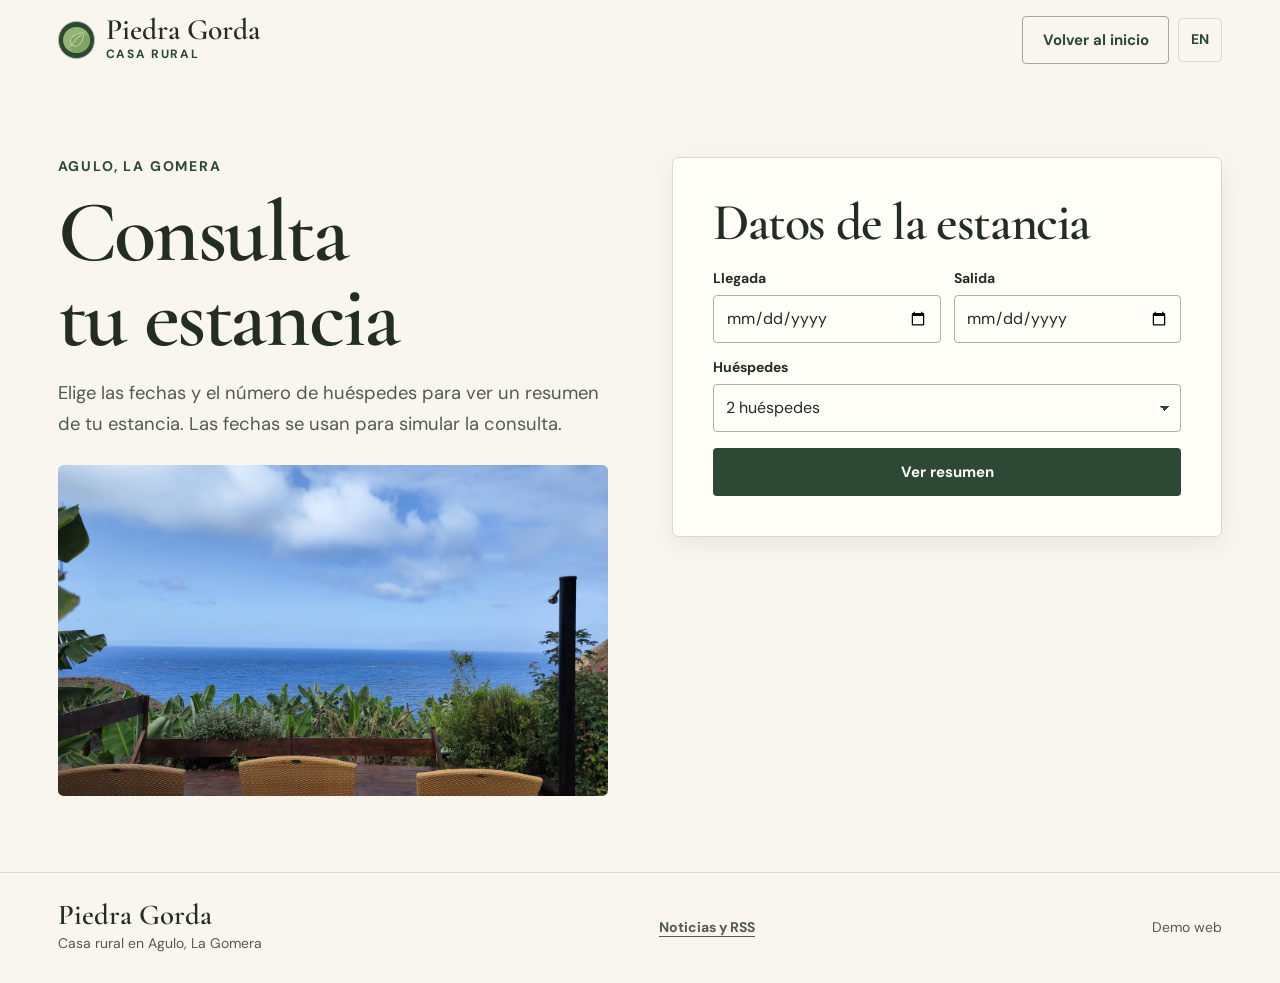
<file: paginas/reservas.html>
<!doctype html>
<html lang="es">
<head>
  <meta charset="utf-8">
  <meta name="viewport" content="width=device-width, initial-scale=1">
  <meta name="description" content="Prueba la consulta de estancia de Casa Rural Piedra Gorda.">
  <meta name="theme-color" content="#f8f6ef">
  <title>Consultar estancia · Casa Rural Piedra Gorda</title>
  <link rel="icon" href="../imagenes/leaf-svgrepo-com.svg" type="image/svg+xml">
  <link rel="stylesheet" href="../css/estilos.css">
  <script defer src="../js/demo.js"></script>
</head>
<body>
  <a class="skip-link" href="#contenido">Saltar al contenido</a>
  <header class="site-header">
    <div class="wrap header-inner secondary-header">
      <a class="brand" href="../index.html" aria-label="Piedra Gorda, inicio">
        <span class="brand-mark" aria-hidden="true"><img src="../imagenes/leaf-svgrepo-com.svg" alt="" width="22" height="22"></span>
        <span>Piedra Gorda<small>Casa rural</small></span>
      </a>
      <div class="header-actions">
        <a class="button button-outline header-action" href="../index.html">Volver al inicio</a>
        <a class="language-switch" href="../en/stay.html" hreflang="en" aria-label="Ver en inglés" data-stay-language>EN</a>
      </div>
    </div>
  </header>

  <main id="contenido" class="wrap secondary-main">
    <div class="reservation-layout">
      <div class="page-intro">
        <p class="eyebrow">Agulo, La Gomera</p>
        <h1>Consulta tu estancia</h1>
        <p>Elige las fechas y el número de huéspedes para ver un resumen de tu estancia. Las fechas se usan para simular la consulta.</p>
        <img src="../imagenes/Vistas%20desde%20solarium.webp" alt="Vista al mar desde el solárium de Piedra Gorda" width="1440" height="1080">
      </div>
      <section class="reservation-card" aria-labelledby="datos-titulo">
        <h2 id="datos-titulo">Datos de la estancia</h2>
        <form class="reservation-form" data-stay-form data-reservation>
          <div class="field">
            <label for="llegada">Llegada</label>
            <input id="llegada" name="llegada" type="date" required>
          </div>
          <div class="field">
            <label for="salida">Salida</label>
            <input id="salida" name="salida" type="date" required>
          </div>
          <div class="field guest-field">
            <label for="personas">Huéspedes</label>
            <select id="personas" name="personas" required>
              <option value="1">1 huésped</option>
              <option value="2" selected>2 huéspedes</option>
              <option value="3">3 huéspedes</option>
              <option value="4">4 huéspedes</option>
              <option value="5">5 huéspedes</option>
              <option value="6">6 huéspedes</option>
              <option value="7">7 huéspedes</option>
            </select>
          </div>
          <button class="button button-primary" type="submit">Ver resumen</button>
        </form>
        <noscript><p>Activa JavaScript para generar el resumen de la estancia.</p></noscript>
        <section class="reservation-result" data-reservation-result hidden aria-labelledby="resumen-titulo">
          <h3 id="resumen-titulo" tabindex="-1">Resumen de la consulta</h3>
          <dl>
            <div><dt>Llegada</dt><dd data-arrival></dd></div>
            <div><dt>Salida</dt><dd data-departure></dd></div>
            <div><dt>Estancia</dt><dd data-nights></dd></div>
            <div><dt>Huéspedes</dt><dd data-guests></dd></div>
          </dl>
          <p>Simulación completada.</p>
        </section>
      </section>
    </div>
  </main>

  <footer class="site-footer">
    <div class="wrap footer-inner">
      <div><a class="footer-brand" href="../index.html">Piedra Gorda</a><p>Casa rural en Agulo, La Gomera</p></div>
      <a class="text-link" href="rss.html">Noticias y RSS</a>
      <p>Demo web</p>
    </div>
  </footer>
</body>
</html>
</file>
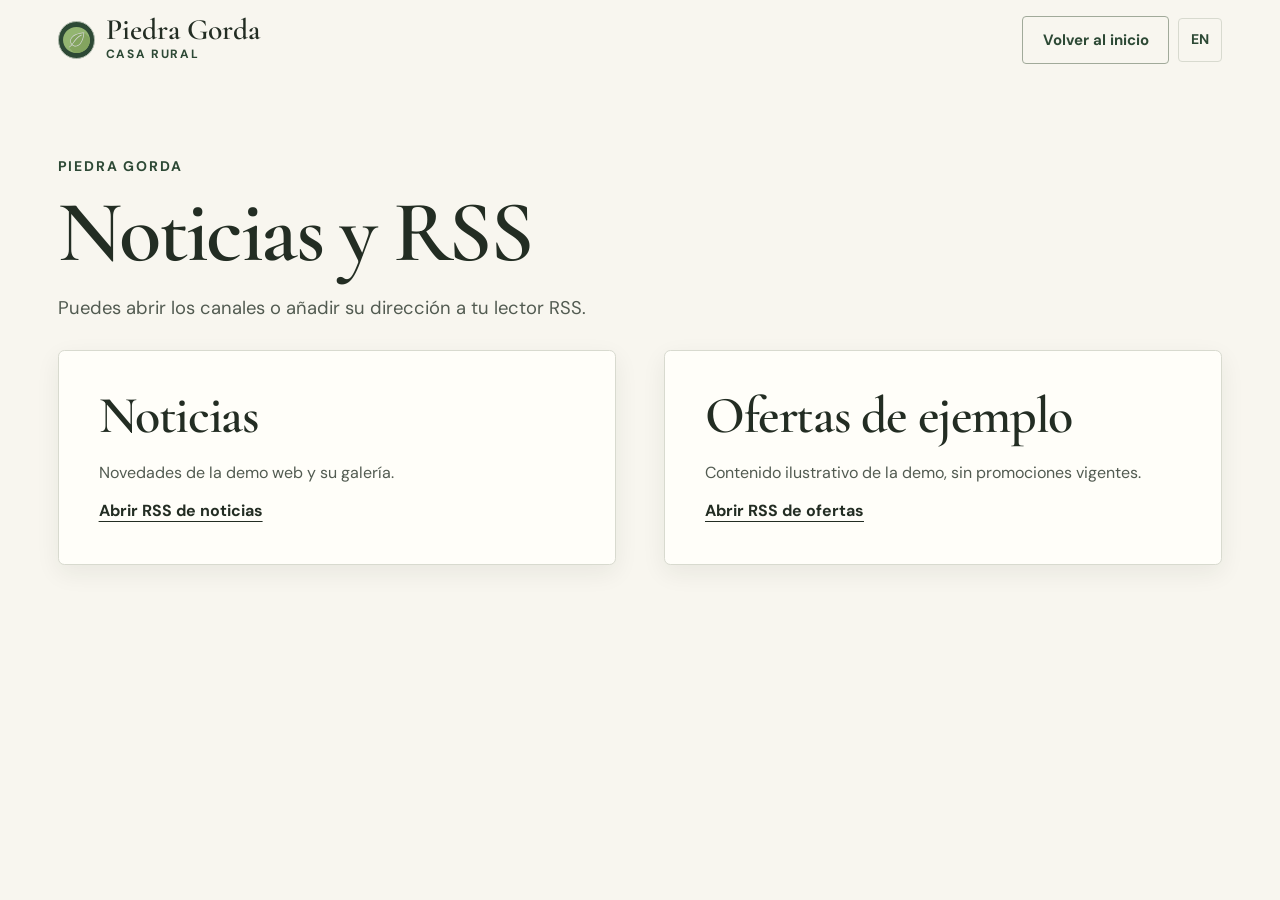
<file: paginas/rss.html>
<!doctype html>
<html lang="es">
<head>
  <meta charset="utf-8">
  <meta name="viewport" content="width=device-width, initial-scale=1">
  <meta name="theme-color" content="#f8f6ef">
  <title>Noticias y RSS · Casa Rural Piedra Gorda</title>
  <link rel="icon" href="../imagenes/leaf-svgrepo-com.svg" type="image/svg+xml">
  <link rel="stylesheet" href="../css/estilos.css">
  <link rel="alternate" type="application/rss+xml" title="Noticias de la demo" href="../rss/noticias.xml">
  <link rel="alternate" type="application/rss+xml" title="Ofertas de ejemplo" href="../rss/ofertas.xml">
</head>
<body>
  <a class="skip-link" href="#contenido">Saltar al contenido</a>
  <header class="site-header">
    <div class="wrap header-inner secondary-header">
      <a class="brand" href="../index.html" aria-label="Piedra Gorda, inicio">
        <span class="brand-mark" aria-hidden="true"><img src="../imagenes/leaf-svgrepo-com.svg" alt="" width="22" height="22"></span>
        <span>Piedra Gorda<small>Casa rural</small></span>
      </a>
      <div class="header-actions">
        <a class="button button-outline header-action" href="../index.html">Volver al inicio</a>
        <a class="language-switch" href="../en/news.html" hreflang="en" aria-label="Ver en inglés">EN</a>
      </div>
    </div>
  </header>
  <main id="contenido" class="wrap secondary-main">
    <div class="page-intro">
      <p class="eyebrow">Piedra Gorda</p>
      <h1>Noticias y RSS</h1>
      <p>Puedes abrir los canales o añadir su dirección a tu lector RSS.</p>
    </div>
    <div class="feed-grid">
      <article class="reservation-card">
        <h2>Noticias</h2>
        <p>Novedades de la demo web y su galería.</p>
        <a class="text-link" href="../rss/noticias.xml">Abrir RSS de noticias</a>
      </article>
      <article class="reservation-card">
        <h2>Ofertas de ejemplo</h2>
        <p>Contenido ilustrativo de la demo, sin promociones vigentes.</p>
        <a class="text-link" href="../rss/ofertas.xml">Abrir RSS de ofertas</a>
      </article>
    </div>
  </main>
</body>
</html>
</file>
<file: css/estilos.css>
@font-face {
  font-family: "DM Sans";
  src: url("../fuentes/dm-sans.woff2") format("woff2");
  font-weight: 100 900;
  font-display: swap;
}

@font-face {
  font-family: "Cormorant Garamond";
  src: url("../fuentes/cormorant.woff2") format("woff2");
  font-weight: 600;
  font-display: swap;
}

@font-face {
  font-family: "Cormorant Garamond";
  src: url("../fuentes/cormorant-italic.woff2") format("woff2");
  font-weight: 600;
  font-style: italic;
  font-display: swap;
}

:root {
  color-scheme: light;
  --paper: #f8f6ef;
  --white: #fffef9;
  --ink: #232d23;
  --muted: #525b51;
  --green: #2d4935;
  --dark-green: #1f3526;
  --light-green: #eaeedf;
  --line: #d8dacf;
  --serif: "Cormorant Garamond", Georgia, serif;
  --sans: "DM Sans", system-ui, sans-serif;
  --shadow: 0 14px 36px rgb(33 42 29 / 12%);
}

*, *::before, *::after { box-sizing: border-box; }

html {
  scroll-behavior: smooth;
  scroll-padding-top: 1.5rem;
}

body {
  margin: 0;
  min-width: 0;
  background: var(--paper);
  color: var(--ink);
  font: 1rem / 1.65 var(--sans);
}

img {
  display: block;
  max-width: 100%;
  height: auto;
}

figure, ul, h1, h2, h3, p, dl, dd { margin: 0; }
a { color: inherit; }
button, input, select { font: inherit; }

:focus-visible {
  outline: 3px solid #5b753b;
  outline-offset: 4px;
}

.wrap {
  width: min(100% - clamp(2rem, 9vw, 9rem), 76rem);
  margin-inline: auto;
}

.skip-link {
  position: fixed;
  z-index: 10;
  top: 1rem;
  left: 1rem;
  padding: .5rem 1rem;
  background: var(--white);
  transform: translateY(-160%);
}

.skip-link:focus { transform: translateY(0); }

h1, h2, h3 {
  font-family: var(--serif);
  font-weight: 600;
  line-height: .98;
  letter-spacing: -.027em;
  text-wrap: balance;
}

h1 { font-size: clamp(3.4rem, 7vw, 6.7rem); }
h2 { font-size: clamp(2.65rem, 5.1vw, 4.3rem); }
h3 { font-size: clamp(1.9rem, 3vw, 2.5rem); }

.eyebrow {
  margin-bottom: .85rem;
  color: var(--green);
  font-size: .875rem;
  font-weight: 700;
  line-height: 1.4;
  letter-spacing: .13em;
  text-transform: uppercase;
}

.text-link {
  font-weight: 700;
  text-underline-offset: .32em;
  text-decoration-thickness: 1px;
}

.text-link:hover { color: #486440; }

.button {
  display: inline-flex;
  align-items: center;
  justify-content: center;
  min-height: 3rem;
  padding: .65rem 1.2rem;
  border: 1px solid transparent;
  border-radius: .25rem;
  font-size: .9375rem;
  font-weight: 700;
  line-height: 1.25;
  text-align: center;
  text-decoration: none;
  cursor: pointer;
  transition: background-color .18s ease, color .18s ease, border-color .18s ease;
}

.button-outline { border-color: #a1aa9a; background: transparent; color: var(--green); }
.button-outline:hover { background: var(--light-green); }
.button-primary { background: var(--green); color: var(--white); }
.button-primary:hover { background: var(--dark-green); }
.button-light { background: var(--white); color: var(--dark-green); }
.button-light:hover { background: var(--light-green); }

.site-header { background: var(--paper); }

.header-inner {
  display: grid;
  grid-template-columns: 1fr auto 1fr;
  align-items: center;
  gap: .9rem 1.5rem;
  min-height: 5rem;
}

.brand {
  display: flex;
  align-items: center;
  justify-self: start;
  gap: .65rem;
  color: var(--ink);
  font: 600 1.85rem/.88 var(--serif);
  white-space: nowrap;
  text-decoration: none;
}

.brand small {
  display: block;
  margin-top: .25rem;
  color: var(--green);
  font: 700 .75rem/1.3 var(--sans);
  letter-spacing: .14em;
  text-transform: uppercase;
}

.brand-mark {
  display: grid;
  place-items: center;
  width: 2.35rem;
  height: 2.35rem;
  flex: 0 0 auto;
  border: 1px solid #b6bfb2;
  border-radius: 50%;
  background: var(--green);
}

.brand-mark img { width: 1.65rem; filter: saturate(.72) brightness(.88); }

.main-nav {
  display: flex;
  align-items: center;
  justify-content: center;
  gap: clamp(1rem, 3vw, 2.5rem);
}

.main-nav a {
  display: inline-flex;
  align-items: center;
  min-height: 2.75rem;
  color: var(--ink);
  font-size: .9375rem;
  font-weight: 600;
  text-decoration: none;
  white-space: nowrap;
}

.main-nav a:hover { text-decoration: underline; text-underline-offset: .34em; }

.header-actions {
  display: flex;
  align-items: center;
  justify-self: end;
  gap: .6rem;
}

.language-switch {
  display: inline-grid;
  place-items: center;
  min-width: 2.75rem;
  min-height: 2.75rem;
  border: 1px solid var(--line);
  border-radius: .25rem;
  color: var(--green);
  font-size: .875rem;
  font-weight: 700;
  text-decoration: none;
}

.language-switch:hover { background: var(--light-green); }

.hero {
  position: relative;
  isolation: isolate;
  display: grid;
  align-items: center;
  min-height: clamp(32rem, 46vw, 40rem);
  padding-block: clamp(3.5rem, 7vw, 6.5rem) clamp(6rem, 11vw, 9rem);
  overflow: hidden;
  background: #354638;
  color: var(--white);
}

.hero-image, .hero::after {
  position: absolute;
  inset: 0;
  z-index: -2;
  width: 100%;
  height: 100%;
}

.hero-image { object-fit: cover; object-position: 50% 58%; }

.hero::after {
  z-index: -1;
  content: "";
  background: linear-gradient(90deg, rgb(13 27 21 / 83%), rgb(13 27 21 / 58%) 36%, transparent 78%),
    linear-gradient(0deg, rgb(12 23 16 / 53%), transparent 27%);
}

.hero h1 { margin: 0 0 1.1rem -.055em; }
.hero h1 em { color: #f1edcf; }
.hero .eyebrow { color: var(--white); }

.hero-location {
  display: flex;
  align-items: center;
  gap: .58rem;
}

.location-pin {
  position: relative;
  display: inline-block;
  width: .78rem;
  height: .78rem;
  margin-bottom: .16rem;
  transform: rotate(-45deg);
  border: 1.5px solid currentColor;
  border-radius: 50% 50% 50% 0;
}

.location-pin::after {
  position: absolute;
  inset: .19rem;
  border-radius: 50%;
  background: currentColor;
  content: "";
}

.hero-description {
  margin-bottom: 1.6rem;
  font-size: clamp(1.0625rem, 2vw, 1.33rem);
  font-weight: 500;
}

.hero-caption {
  position: absolute;
  right: max(calc((100% - 76rem) / 2), 4.5vw);
  bottom: 5.1rem;
  font-size: .875rem;
  font-weight: 600;
  text-shadow: 0 1px 7px #000;
}

.booking-wrap {
  position: relative;
  margin-top: -3.2rem;
}

.booking-bar {
  display: grid;
  grid-template-columns: 1.2fr repeat(3, minmax(8rem, 1fr)) auto;
  align-items: end;
  gap: 1rem 1.25rem;
  padding: 1.35rem 1.5rem;
  border: 1px solid var(--line);
  border-radius: .4rem;
  background: var(--white);
  box-shadow: var(--shadow);
}

.booking-heading { align-self: center; }
.booking-heading h2 { font-size: 2rem; text-wrap: initial; }
.booking-heading p { color: var(--muted); font-size: .875rem; }

.field {
  display: grid;
  gap: .32rem;
  min-width: 0;
}

.field label {
  font-size: .875rem;
  font-weight: 700;
}

.field input, .field select {
  width: 100%;
  min-width: 0;
  min-height: 3rem;
  padding: .58rem .72rem;
  border: 1px solid #aab3a5;
  border-radius: .25rem;
  background-color: var(--white);
  color: var(--ink);
  font-size: 1rem;
  line-height: 1.3;
}

.field select {
  appearance: none;
  padding-right: 2rem;
  background-image: linear-gradient(45deg, transparent 50%, var(--green) 50%),
    linear-gradient(135deg, var(--green) 50%, transparent 50%);
  background-position: calc(100% - 15px) 50%, calc(100% - 10px) 50%;
  background-repeat: no-repeat;
  background-size: 5px 5px;
}

.section-spacing { padding-block: clamp(3.65rem, 7.5vw, 7rem); }

.house {
  display: grid;
  grid-template-columns: 1.1fr 1fr;
  align-items: center;
  column-gap: clamp(2rem, 8vw, 7rem);
  row-gap: clamp(2rem, 5vw, 4rem);
}

.house-photo { position: relative; }

.house-photo img, .destination img {
  width: 100%;
  aspect-ratio: 4 / 3;
  border-radius: .35rem;
  object-fit: cover;
}

.house-photo figcaption {
  position: absolute;
  right: 0;
  bottom: 0;
  padding: .5rem .8rem;
  border-radius: .3rem 0 .3rem 0;
  background: var(--dark-green);
  color: var(--white);
  font-size: .875rem;
}

.house-copy > p:not(.eyebrow), .section-heading > p, .destination p, .page-intro > p:not(.eyebrow) {
  color: var(--muted);
  font-size: clamp(1rem, 1.55vw, 1.15rem);
}

.house-copy > p:not(.eyebrow) { margin: 1.25rem 0 1.15rem; max-width: 40ch; }

.amenities {
  display: grid;
  grid-column: 1 / -1;
  grid-template-columns: repeat(6, 1fr);
  padding: 1.5rem 0;
  border-block: 1px solid var(--line);
  list-style: none;
}

.amenities li {
  display: grid;
  justify-items: center;
  align-content: start;
  gap: .6rem;
  padding-inline: .35rem;
  color: var(--green);
  font-size: .9375rem;
  font-weight: 700;
  text-align: center;
}

.amenities li + li { border-left: 1px solid var(--line); }

.amenities img {
  width: 1.875rem;
  height: 1.875rem;
  object-fit: contain;
}

.gallery { background: #eceee3; }

.section-heading {
  display: flex;
  align-items: end;
  justify-content: space-between;
  gap: 1rem 2rem;
  margin-bottom: clamp(1.5rem, 3.5vw, 2.5rem);
}

.section-heading > p { max-width: 25ch; }

.gallery-grid {
  display: grid;
  grid-template-columns: repeat(3, 1fr);
  gap: clamp(.8rem, 1.8vw, 1.5rem);
}

.gallery-tile {
  position: relative;
  display: block;
  min-width: 0;
  overflow: hidden;
  border-radius: .35rem;
  background: var(--dark-green);
  color: var(--white);
  text-decoration: none;
}

.gallery-tile img {
  width: 100%;
  aspect-ratio: 4 / 3;
  object-fit: cover;
  transition: transform .25s ease;
}

.gallery-tile:hover img { transform: scale(1.035); }

.gallery-tile span {
  position: absolute;
  bottom: .75rem;
  left: .75rem;
  padding: .33rem .63rem;
  border-radius: .2rem;
  background: rgb(24 38 27 / 91%);
  font-size: .875rem;
  font-weight: 700;
}

.gallery-dialog {
  width: min(100% - 1.5rem, 62rem);
  max-height: calc(100% - 1.5rem);
  padding: clamp(.75rem, 2.5vw, 1.5rem);
  border: 0;
  border-radius: .4rem;
  background: var(--white);
  color: var(--ink);
}

.gallery-dialog::backdrop { background: rgb(15 24 16 / 85%); }

body:has(.gallery-dialog[open]) { overflow: hidden; }

.dialog-heading, .dialog-controls {
  display: flex;
  align-items: center;
  justify-content: space-between;
  gap: .5rem;
}

.dialog-heading h2 { font-size: clamp(1.85rem, 4vw, 3rem); }
.dialog-controls p { font-size: .875rem; text-align: center; }

.gallery-dialog > img {
  width: 100%;
  height: min(63vh, 44rem);
  margin-block: .75rem;
  border-radius: .2rem;
  background: #1d261d;
  object-fit: contain;
}

.destination-grid, .feed-grid {
  display: grid;
  grid-template-columns: 1fr 1fr;
  gap: clamp(1.5rem, 4vw, 3rem);
}

.destination img { aspect-ratio: 16 / 9; }
.destination h3 { margin: 1.05rem 0 .48rem; }
.destination p { max-width: 49ch; }

.closing {
  padding-block: clamp(2.5rem, 5.5vw, 5rem);
  background: var(--dark-green);
  color: var(--white);
}

.closing-inner {
  display: flex;
  align-items: center;
  justify-content: space-between;
  gap: 1.5rem;
}

.closing h2 { font-size: clamp(2.55rem, 5vw, 4rem); }
.closing .button { flex: 0 0 auto; }

.site-footer {
  padding-block: 1.7rem;
  border-top: 1px solid var(--line);
  background: var(--paper);
}

.footer-inner {
  display: flex;
  align-items: center;
  justify-content: space-between;
  flex-wrap: wrap;
  gap: 1rem 2rem;
  color: var(--muted);
  font-size: .875rem;
}

.footer-brand {
  display: block;
  width: fit-content;
  margin-bottom: .2rem;
  color: var(--ink);
  font: 600 1.8rem/1 var(--serif);
  text-decoration: none;
}

.secondary-header { grid-template-columns: 1fr auto; }
.secondary-main { padding-block: clamp(2rem, 6vw, 5.25rem); }

.reservation-layout {
  display: grid;
  grid-template-columns: 1fr 1fr;
  align-items: start;
  gap: clamp(2rem, 5vw, 4rem);
}

.page-intro > h1 { font-size: clamp(3.35rem, 6.8vw, 5.9rem); }
.page-intro > p:not(.eyebrow) { margin-block: 1.1rem 1.65rem; max-width: 46ch; }

.page-intro img {
  width: 100%;
  aspect-ratio: 5 / 3;
  border-radius: .35rem;
  object-fit: cover;
}

.reservation-card {
  padding: clamp(1.2rem, 3.2vw, 2.5rem);
  border: 1px solid var(--line);
  border-radius: .4rem;
  background: var(--white);
  box-shadow: 0 8px 24px rgb(33 42 29 / 7%);
}

.reservation-card h2 { margin-bottom: 1.15rem; font-size: clamp(2.25rem, 4.2vw, 3.25rem); }
.reservation-card > p { margin-bottom: .7rem; color: var(--muted); }

.reservation-form, .reservation-result dl {
  display: grid;
  grid-template-columns: 1fr 1fr;
  gap: .8rem;
}

.reservation-form .guest-field, .reservation-form .button { grid-column: 1 / -1; }
.reservation-form .button { margin-top: .2rem; }

.reservation-result {
  margin-top: 1.25rem;
  padding: 1rem;
  border: 1px solid var(--line);
  border-radius: .35rem;
  background: var(--light-green);
}

.reservation-result dl { margin-block: .85rem; }
.reservation-result dt { font-size: .875rem; color: var(--muted); }
.reservation-result dd { font-weight: 650; }
.reservation-result p { color: var(--green); font-size: .875rem; }

@media (max-width: 65rem) {
  .booking-bar { grid-template-columns: repeat(3, minmax(0, 1fr)) auto; }
  .booking-heading { grid-column: 1 / -1; }
}

@media (max-width: 52rem) {
  .header-inner { grid-template-columns: 1fr auto; gap: .5rem; padding-block: .75rem .4rem; }
  .main-nav { grid-area: 2 / 1; justify-content: start; }
  .main-nav + .header-actions { display: contents; }
  .main-nav + .header-actions .header-action { grid-area: 1 / 2; justify-self: end; }
  .main-nav + .header-actions .language-switch { grid-area: 2 / 2; justify-self: end; }
  .secondary-header { min-height: 4.4rem; padding-block: .65rem; }
  .header-action { min-height: 2.75rem; padding-inline: .75rem; }
}

@media (max-width: 47rem) {
  .wrap { width: calc(100% - 2rem); }
  .hero { min-height: 32rem; padding-block: 4rem 6.75rem; }
  .hero-image { object-position: 57% 63%; }
  .hero::after { background: linear-gradient(90deg, rgb(13 27 21 / 81%), rgb(13 27 21 / 66%) 44%, rgb(13 27 21 / 25%)); }
  .hero-caption { right: 1rem; bottom: 4rem; }
  .booking-bar { grid-template-columns: 1fr 1fr; padding: 1rem; gap: .75rem; }
  .house { grid-template-columns: 1fr; }
  .house-copy { grid-row: 1; }
  .house-copy > p:not(.eyebrow) { max-width: 55ch; }
  .amenities { grid-template-columns: repeat(3, minmax(0, 1fr)); row-gap: 1.1rem; padding-block: 1.1rem; }
  .amenities li:nth-child(4) { border-left: 0; }
  .section-heading { display: grid; }
  .section-heading > p { max-width: none; }
  .gallery-grid { grid-template-columns: repeat(2, minmax(0, 1fr)); }
  .closing-inner { align-items: start; flex-direction: column; }
  .reservation-layout { grid-template-columns: 1fr; }
}

@media (max-width: 32rem) {
  .brand { font-size: 1.62rem; gap: .37rem; }
  .brand-mark { width: 1.9rem; height: 1.9rem; }
  .brand-mark img { width: 1.35rem; height: 1.35rem; }
  .header-action { font-size: .875rem; padding-inline: .55rem; }
  .hero h1 { font-size: clamp(3.4rem, 13.8vw, 4.7rem); }
  .hero-caption { display: none; }
  .gallery-tile span { bottom: .4rem; left: .4rem; padding-inline: .4rem; }
  .destination-grid, .feed-grid { grid-template-columns: 1fr; }
  .dialog-controls .button { padding-inline: .65rem; }
}

@media (max-width: 24rem) {
  .secondary-header .header-actions { display: contents; }
  .secondary-header .language-switch { grid-area: 1 / 2; justify-self: end; }
  .secondary-header .header-action { grid-area: 2 / 1; justify-self: start; }
}

@media (max-width: 22rem) {
  .booking-bar, .reservation-form { grid-template-columns: 1fr; }
  .header-action { max-width: 8rem; }
  .amenities { grid-template-columns: 1fr 1fr; }
  .amenities li:nth-child(n) { border-left: 0; }
  .amenities li:nth-child(even) { border-left: 1px solid var(--line); }
}

@media (prefers-reduced-motion: reduce) {
  html { scroll-behavior: auto; }
  *, *::before, *::after { transition: none !important; }
}
</file>
